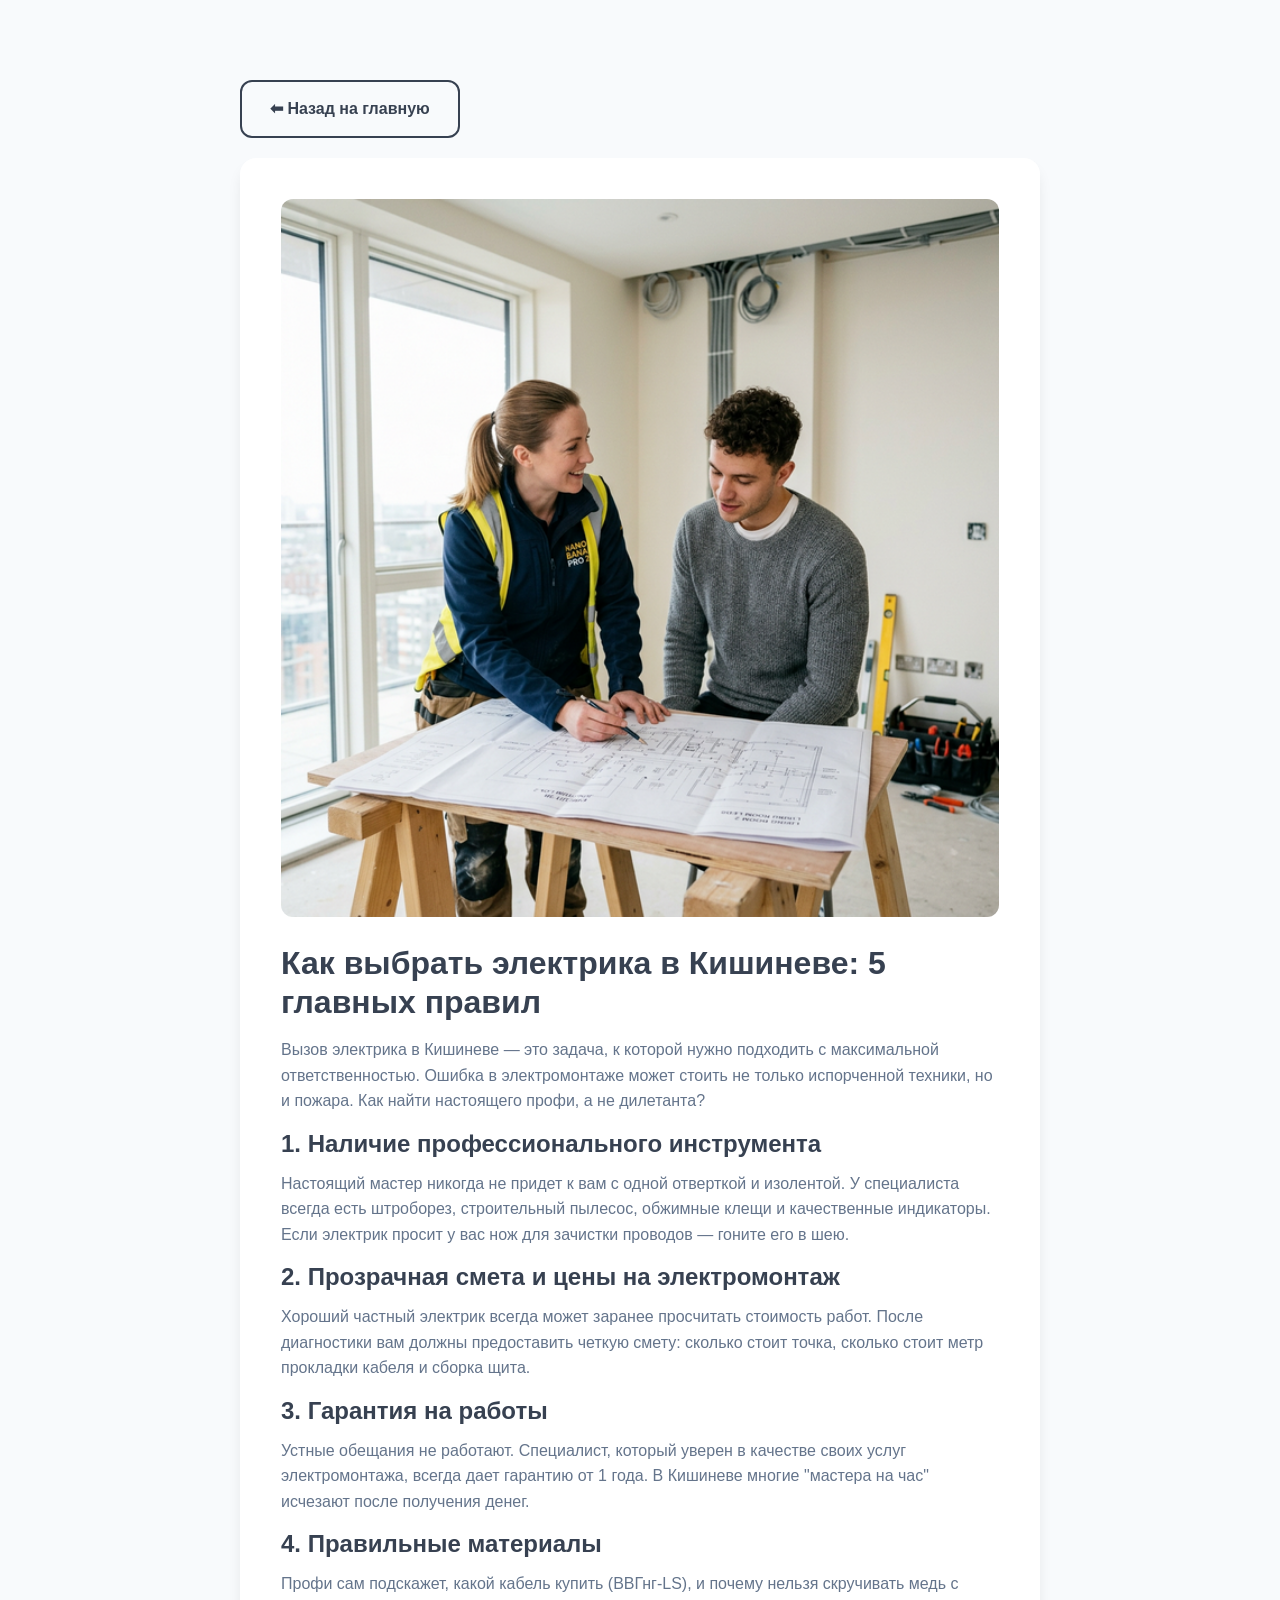
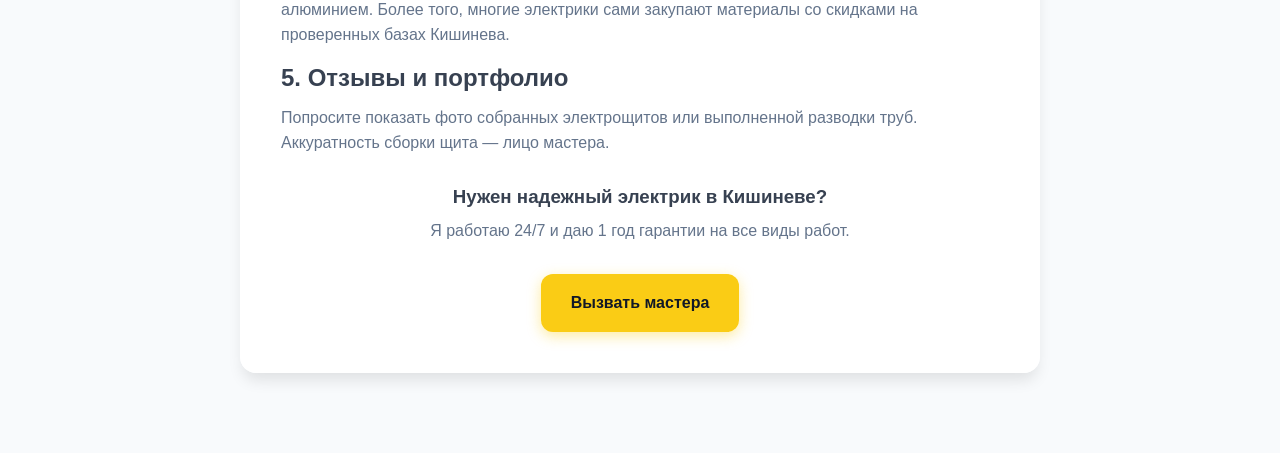
<file: articles/article-1.html>
﻿<!DOCTYPE html>
<html lang='ru'>
<head>
    <meta charset='UTF-8'>
    <meta name='viewport' content='width=device-width, initial-scale=1.0'>
    <meta name='description' content='Как правильно выбрать электрика в Кишиневе? Советы по поиску надежного частного мастера для электромонтажных работ. На что обратить внимание при вызове.'>
    <title>Как выбрать электрика в Кишиневе | Советы эксперта</title>
    <link rel='stylesheet' href='../style.css'>
</head>
<body class='bg-light'>
    <div class='container section-padding container-narrow'>
        <a href='../index.html' class='btn btn-outline' style='margin-bottom: 20px;'>⬅ Назад на главную</a>
        <div class='glass-panel'>
            <img src='../images/article-1.png' alt='Электрик и клиент' style='width:100%; border-radius:12px; margin-bottom: 20px;'>
            <h1>Как выбрать электрика в Кишиневе: 5 главных правил</h1>
            <p>Вызов электрика в Кишиневе — это задача, к которой нужно подходить с максимальной ответственностью. Ошибка в электромонтаже может стоить не только испорченной техники, но и пожара. Как найти настоящего профи, а не дилетанта?</p>
            
            <h2>1. Наличие профессионального инструмента</h2>
            <p>Настоящий мастер никогда не придет к вам с одной отверткой и изолентой. У специалиста всегда есть штроборез, строительный пылесос, обжимные клещи и качественные индикаторы. Если электрик просит у вас нож для зачистки проводов — гоните его в шею.</p>

            <h2>2. Прозрачная смета и цены на электромонтаж</h2>
            <p>Хороший частный электрик всегда может заранее просчитать стоимость работ. После диагностики вам должны предоставить четкую смету: сколько стоит точка, сколько стоит метр прокладки кабеля и сборка щита.</p>

            <h2>3. Гарантия на работы</h2>
            <p>Устные обещания не работают. Специалист, который уверен в качестве своих услуг электромонтажа, всегда дает гарантию от 1 года. В Кишиневе многие "мастера на час" исчезают после получения денег.</p>

            <h2>4. Правильные материалы</h2>
            <p>Профи сам подскажет, какой кабель купить (ВВГнг-LS), и почему нельзя скручивать медь с алюминием. Более того, многие электрики сами закупают материалы со скидками на проверенных базах Кишинева.</p>

            <h2>5. Отзывы и портфолио</h2>
            <p>Попросите показать фото собранных электрощитов или выполненной разводки труб. Аккуратность сборки щита — лицо мастера.</p>

            <div class='mt-30 text-center'>
                <h3>Нужен надежный электрик в Кишиневе?</h3>
                <p>Я работаю 24/7 и даю 1 год гарантии на все виды работ.</p>
                <a href='../index.html#contact' class='btn btn-primary mt-15'>Вызвать мастера</a>
            </div>
        </div>
    </div>
</body>
</html>
</file>
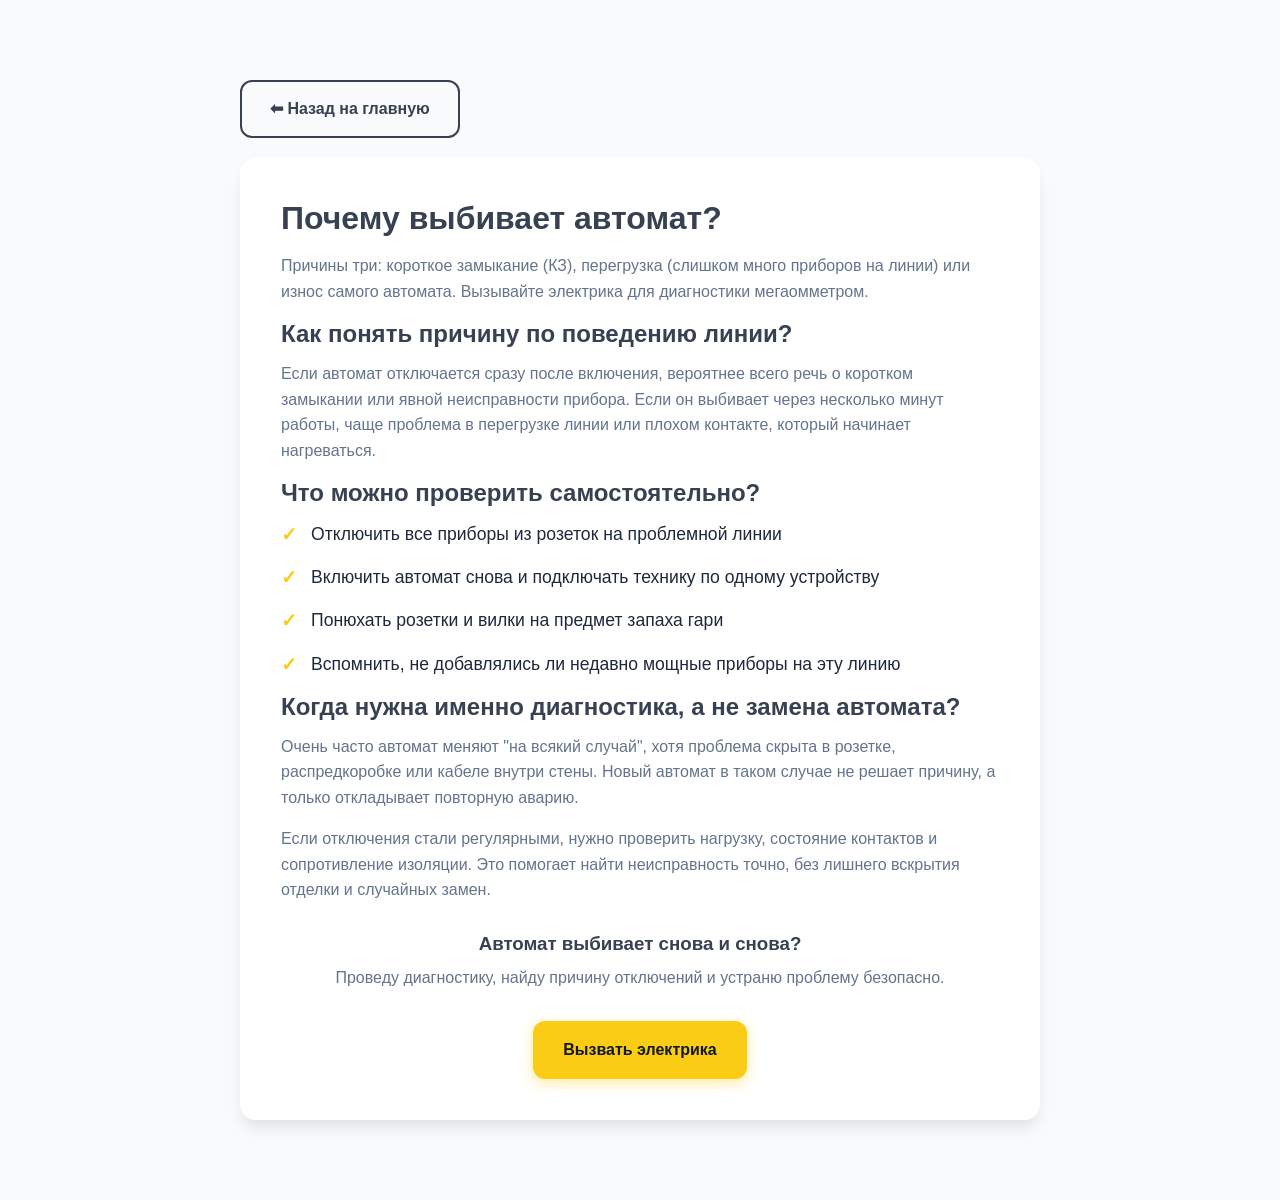
<file: articles/article-10.html>
﻿<!DOCTYPE html>
<html lang='ru'>
<head>
    <meta charset='UTF-8'>
    <meta name='viewport' content='width=device-width, initial-scale=1.0'>
    <meta name='description' content='Почему выбивает автомат в квартире или доме: короткое замыкание, перегрузка, неисправная техника или проблемы в щите. Как понять причину и что делать.'>
    <title>Почему выбивает автомат? | Электрик Кишинев</title>
    <link rel='stylesheet' href='../style.css'>
</head>
<body class='bg-light'>
    <div class='container section-padding container-narrow'>
        <a href='../index.html' class='btn btn-outline' style='margin-bottom: 20px;'>⬅ Назад на главную</a>
        <div class='glass-panel'>
            <h1>Почему выбивает автомат?</h1>
            <p>Причины три: короткое замыкание (КЗ), перегрузка (слишком много приборов на линии) или износ самого автомата. Вызывайте электрика для диагностики мегаомметром.</p>

            <h2>Как понять причину по поведению линии?</h2>
            <p>Если автомат отключается сразу после включения, вероятнее всего речь о коротком замыкании или явной неисправности прибора. Если он выбивает через несколько минут работы, чаще проблема в перегрузке линии или плохом контакте, который начинает нагреваться.</p>

            <h2>Что можно проверить самостоятельно?</h2>
            <ul class='check-list'>
                <li>Отключить все приборы из розеток на проблемной линии</li>
                <li>Включить автомат снова и подключать технику по одному устройству</li>
                <li>Понюхать розетки и вилки на предмет запаха гари</li>
                <li>Вспомнить, не добавлялись ли недавно мощные приборы на эту линию</li>
            </ul>

            <h2>Когда нужна именно диагностика, а не замена автомата?</h2>
            <p>Очень часто автомат меняют "на всякий случай", хотя проблема скрыта в розетке, распредкоробке или кабеле внутри стены. Новый автомат в таком случае не решает причину, а только откладывает повторную аварию.</p>
            <p>Если отключения стали регулярными, нужно проверить нагрузку, состояние контактов и сопротивление изоляции. Это помогает найти неисправность точно, без лишнего вскрытия отделки и случайных замен.</p>

            <div class='mt-30 text-center'>
                <h3>Автомат выбивает снова и снова?</h3>
                <p>Проведу диагностику, найду причину отключений и устраню проблему безопасно.</p>
                <a href='../index.html#contact' class='btn btn-primary mt-15'>Вызвать электрика</a>
            </div>
        </div>
    </div>
</body>
</html>
</file>
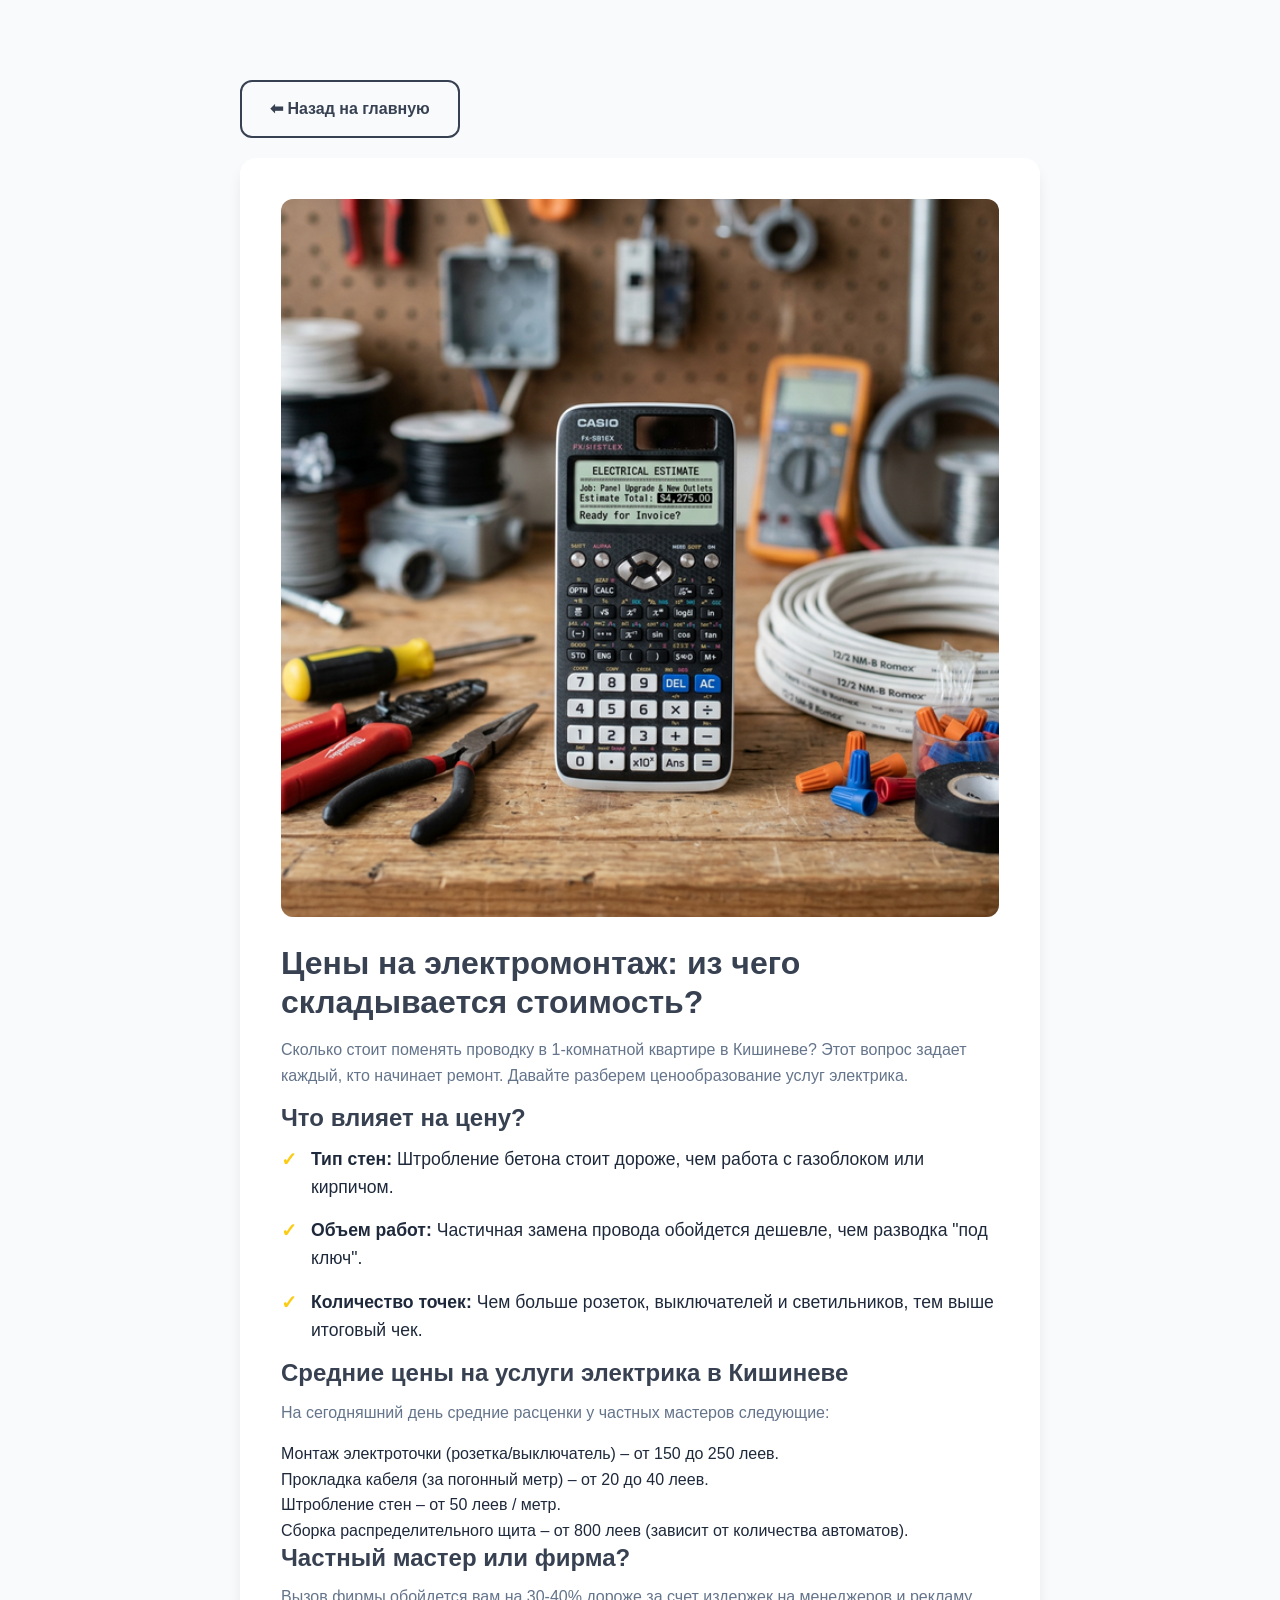
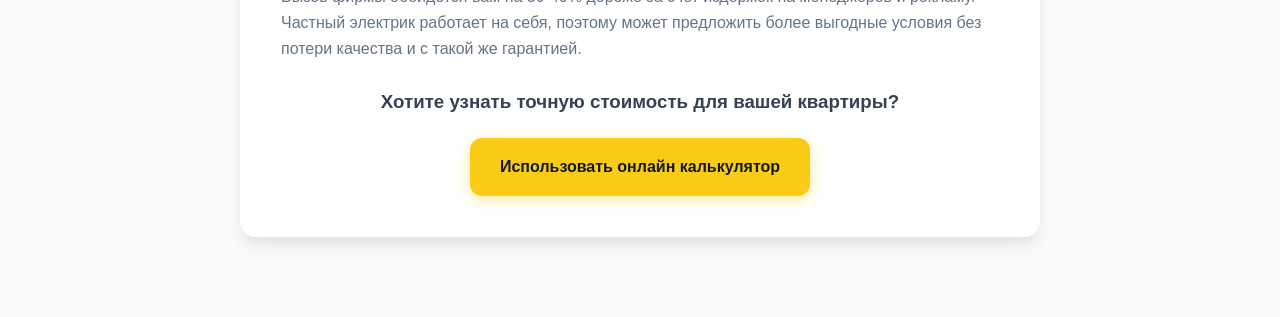
<file: articles/article-2.html>
﻿<!DOCTYPE html>
<html lang='ru'>
<head>
    <meta charset='UTF-8'>
    <meta name='viewport' content='width=device-width, initial-scale=1.0'>
    <meta name='description' content='Актуальные цены на услуги электрика и электромонтаж в Кишиневе. Прайс-лист на замену проводки, розеток и сборку щитов.'>
    <title>Цены на электромонтаж в Кишиневе 2026</title>
    <link rel='stylesheet' href='../style.css'>
</head>
<body class='bg-light'>
    <div class='container section-padding container-narrow'>
        <a href='../index.html' class='btn btn-outline' style='margin-bottom: 20px;'>⬅ Назад на главную</a>
        <div class='glass-panel'>
            <img src='../images/article-2.png' alt='Калькулятор и смета на услуги электрика' style='width:100%; border-radius:12px; margin-bottom: 20px;'>
            <h1>Цены на электромонтаж: из чего складывается стоимость?</h1>
            <p>Сколько стоит поменять проводку в 1-комнатной квартире в Кишиневе? Этот вопрос задает каждый, кто начинает ремонт. Давайте разберем ценообразование услуг электрика.</p>
            
            <h2>Что влияет на цену?</h2>
            <ul class='check-list'>
                <li><b>Тип стен:</b> Штробление бетона стоит дороже, чем работа с газоблоком или кирпичом.</li>
                <li><b>Объем работ:</b> Частичная замена провода обойдется дешевле, чем разводка "под ключ".</li>
                <li><b>Количество точек:</b> Чем больше розеток, выключателей и светильников, тем выше итоговый чек.</li>
            </ul>

            <h2>Средние цены на услуги электрика в Кишиневе</h2>
            <p>На сегодняшний день средние расценки у частных мастеров следующие:</p>
            <ul>
                <li>Монтаж электроточки (розетка/выключатель) – от 150 до 250 леев.</li>
                <li>Прокладка кабеля (за погонный метр) – от 20 до 40 леев.</li>
                <li>Штробление стен – от 50 леев / метр.</li>
                <li>Сборка распределительного щита – от 800 леев (зависит от количества автоматов).</li>
            </ul>

            <h2>Частный мастер или фирма?</h2>
            <p>Вызов фирмы обойдется вам на 30-40% дороже за счет издержек на менеджеров и рекламу. Частный электрик работает на себя, поэтому может предложить более выгодные условия без потери качества и с такой же гарантией.</p>

            <div class='mt-30 text-center'>
                <h3>Хотите узнать точную стоимость для вашей квартиры?</h3>
                <a href='../index.html#quiz' class='btn btn-primary mt-15'>Использовать онлайн калькулятор</a>
            </div>
        </div>
    </div>
</body>
</html>
</file>
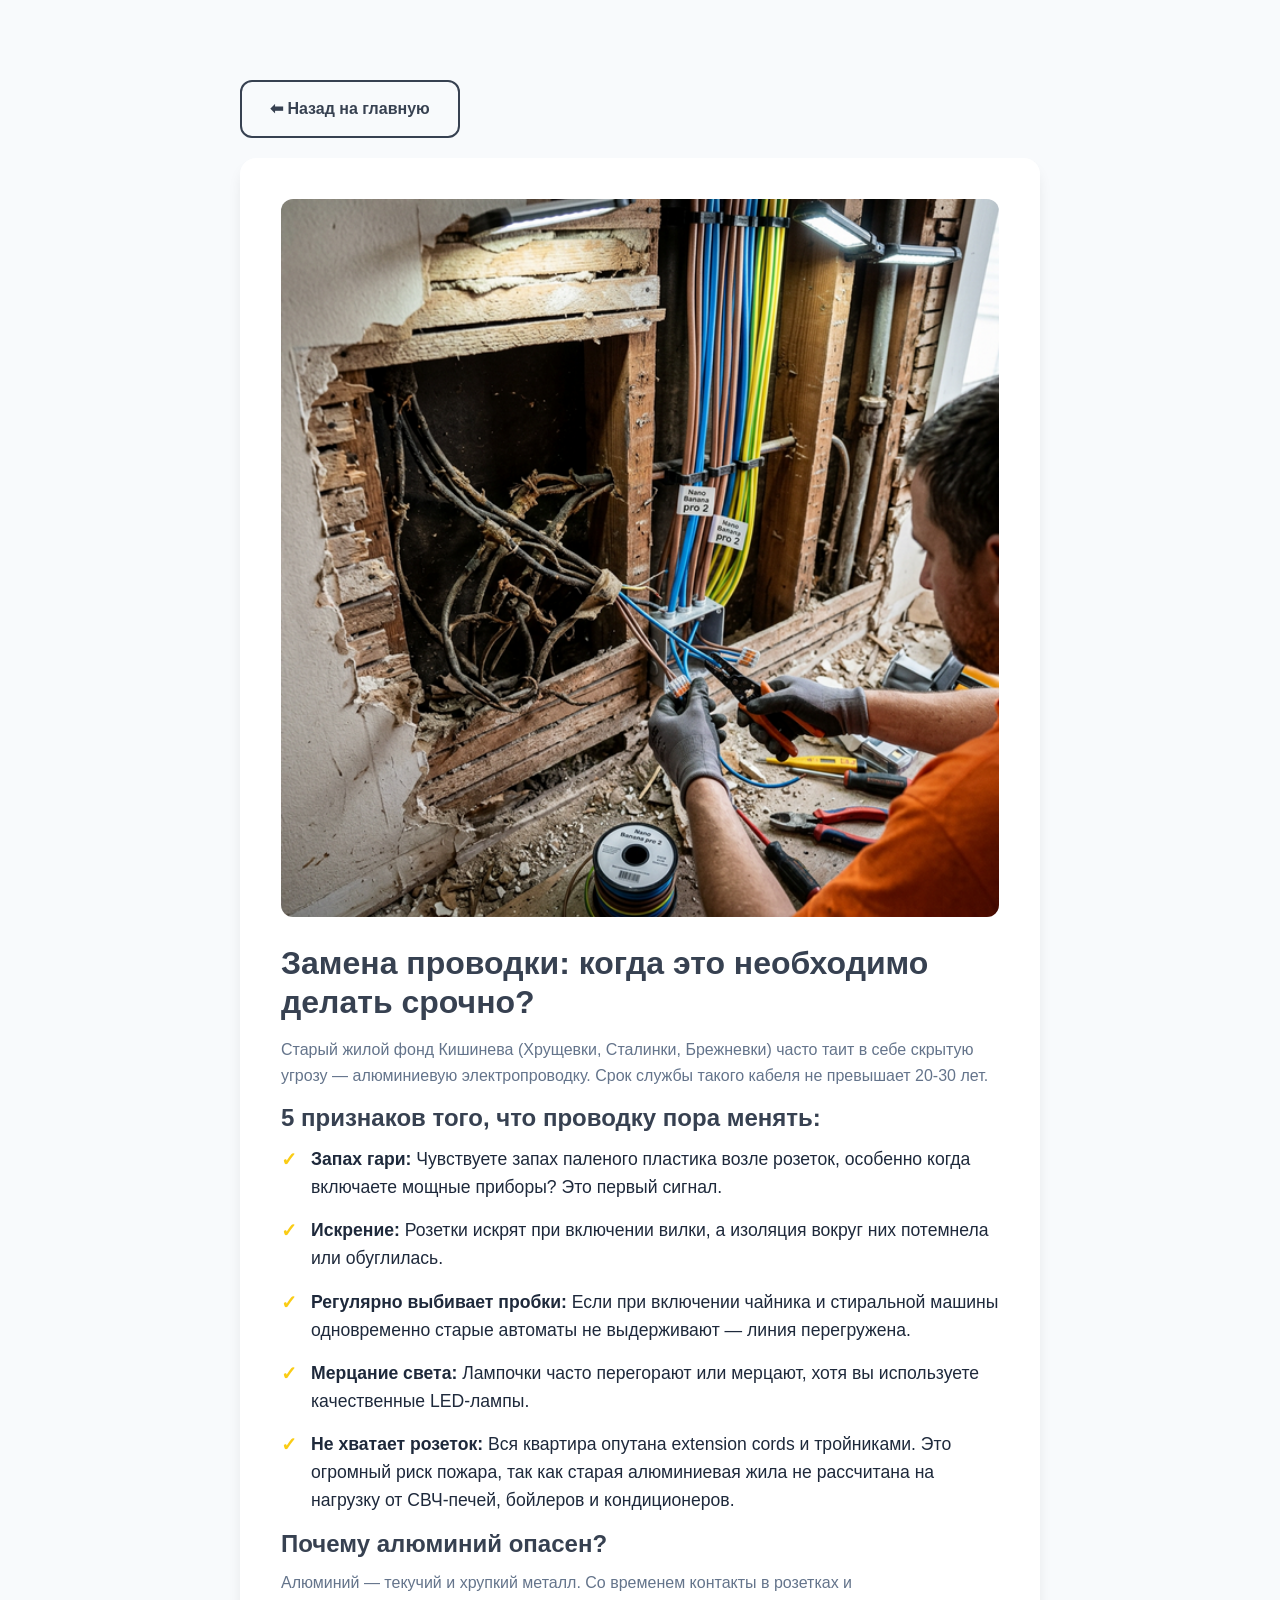
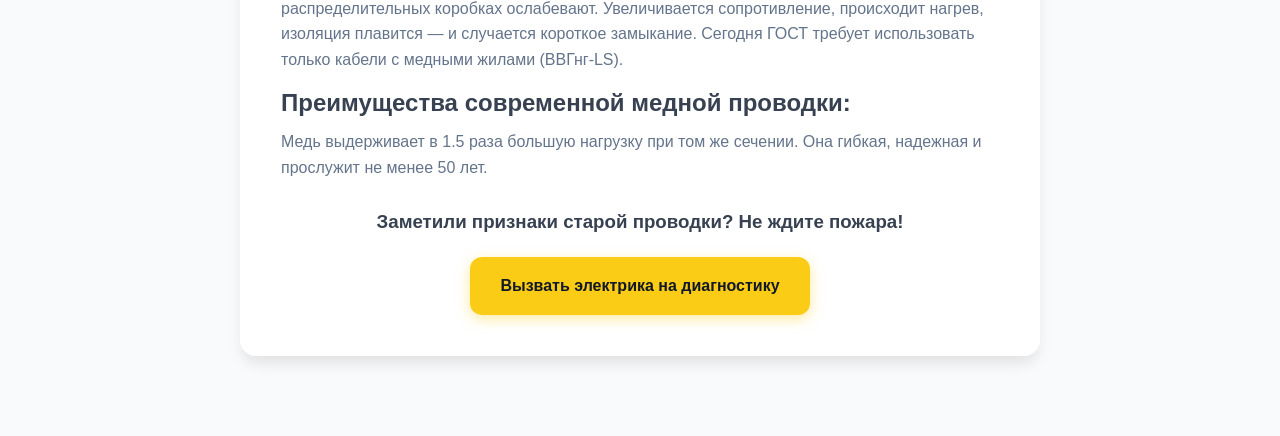
<file: articles/article-3.html>
﻿<!DOCTYPE html>
<html lang='ru'>
<head>
    <meta charset='UTF-8'>
    <meta name='viewport' content='width=device-width, initial-scale=1.0'>
    <meta name='description' content='Симптомы того, что старая алюминиевая проводка требует срочной замены. Узнайте, почему алюминий опасен и какие преимущества дает медь.'>
    <title>Замена проводки: когда это необходимо? | Электрик Кишинев</title>
    <link rel='stylesheet' href='../style.css'>
</head>
<body class='bg-light'>
    <div class='container section-padding container-narrow'>
        <a href='../index.html' class='btn btn-outline' style='margin-bottom: 20px;'>⬅ Назад на главную</a>
        <div class='glass-panel'>
            <img src='../images/article-3.png' alt='Старая и новая проводка' style='width:100%; border-radius:12px; margin-bottom: 20px;'>
            <h1>Замена проводки: когда это необходимо делать срочно?</h1>
            <p>Старый жилой фонд Кишинева (Хрущевки, Сталинки, Брежневки) часто таит в себе скрытую угрозу — алюминиевую электропроводку. Срок службы такого кабеля не превышает 20-30 лет.</p>
            
            <h2>5 признаков того, что проводку пора менять:</h2>
            <ul class='check-list'>
                <li><b>Запах гари:</b> Чувствуете запах паленого пластика возле розеток, особенно когда включаете мощные приборы? Это первый сигнал.</li>
                <li><b>Искрение:</b> Розетки искрят при включении вилки, а изоляция вокруг них потемнела или обуглилась.</li>
                <li><b>Регулярно выбивает пробки:</b> Если при включении чайника и стиральной машины одновременно старые автоматы не выдерживают — линия перегружена.</li>
                <li><b>Мерцание света:</b> Лампочки часто перегорают или мерцают, хотя вы используете качественные LED-лампы.</li>
                <li><b>Не хватает розеток:</b> Вся квартира опутана extension cords и тройниками. Это огромный риск пожара, так как старая алюминиевая жила не рассчитана на нагрузку от СВЧ-печей, бойлеров и кондиционеров.</li>
            </ul>

            <h2>Почему алюминий опасен?</h2>
            <p>Алюминий — текучий и хрупкий металл. Со временем контакты в розетках и распределительных коробках ослабевают. Увеличивается сопротивление, происходит нагрев, изоляция плавится — и случается короткое замыкание. Сегодня ГОСТ требует использовать только кабели с медными жилами (ВВГнг-LS).</p>

            <h2>Преимущества современной медной проводки:</h2>
            <p>Медь выдерживает в 1.5 раза большую нагрузку при том же сечении. Она гибкая, надежная и прослужит не менее 50 лет.</p>

            <div class='mt-30 text-center'>
                <h3>Заметили признаки старой проводки? Не ждите пожара!</h3>
                <a href='../index.html#contact' class='btn btn-primary mt-15'>Вызвать электрика на диагностику</a>
            </div>
        </div>
    </div>
</body>
</html>
</file>
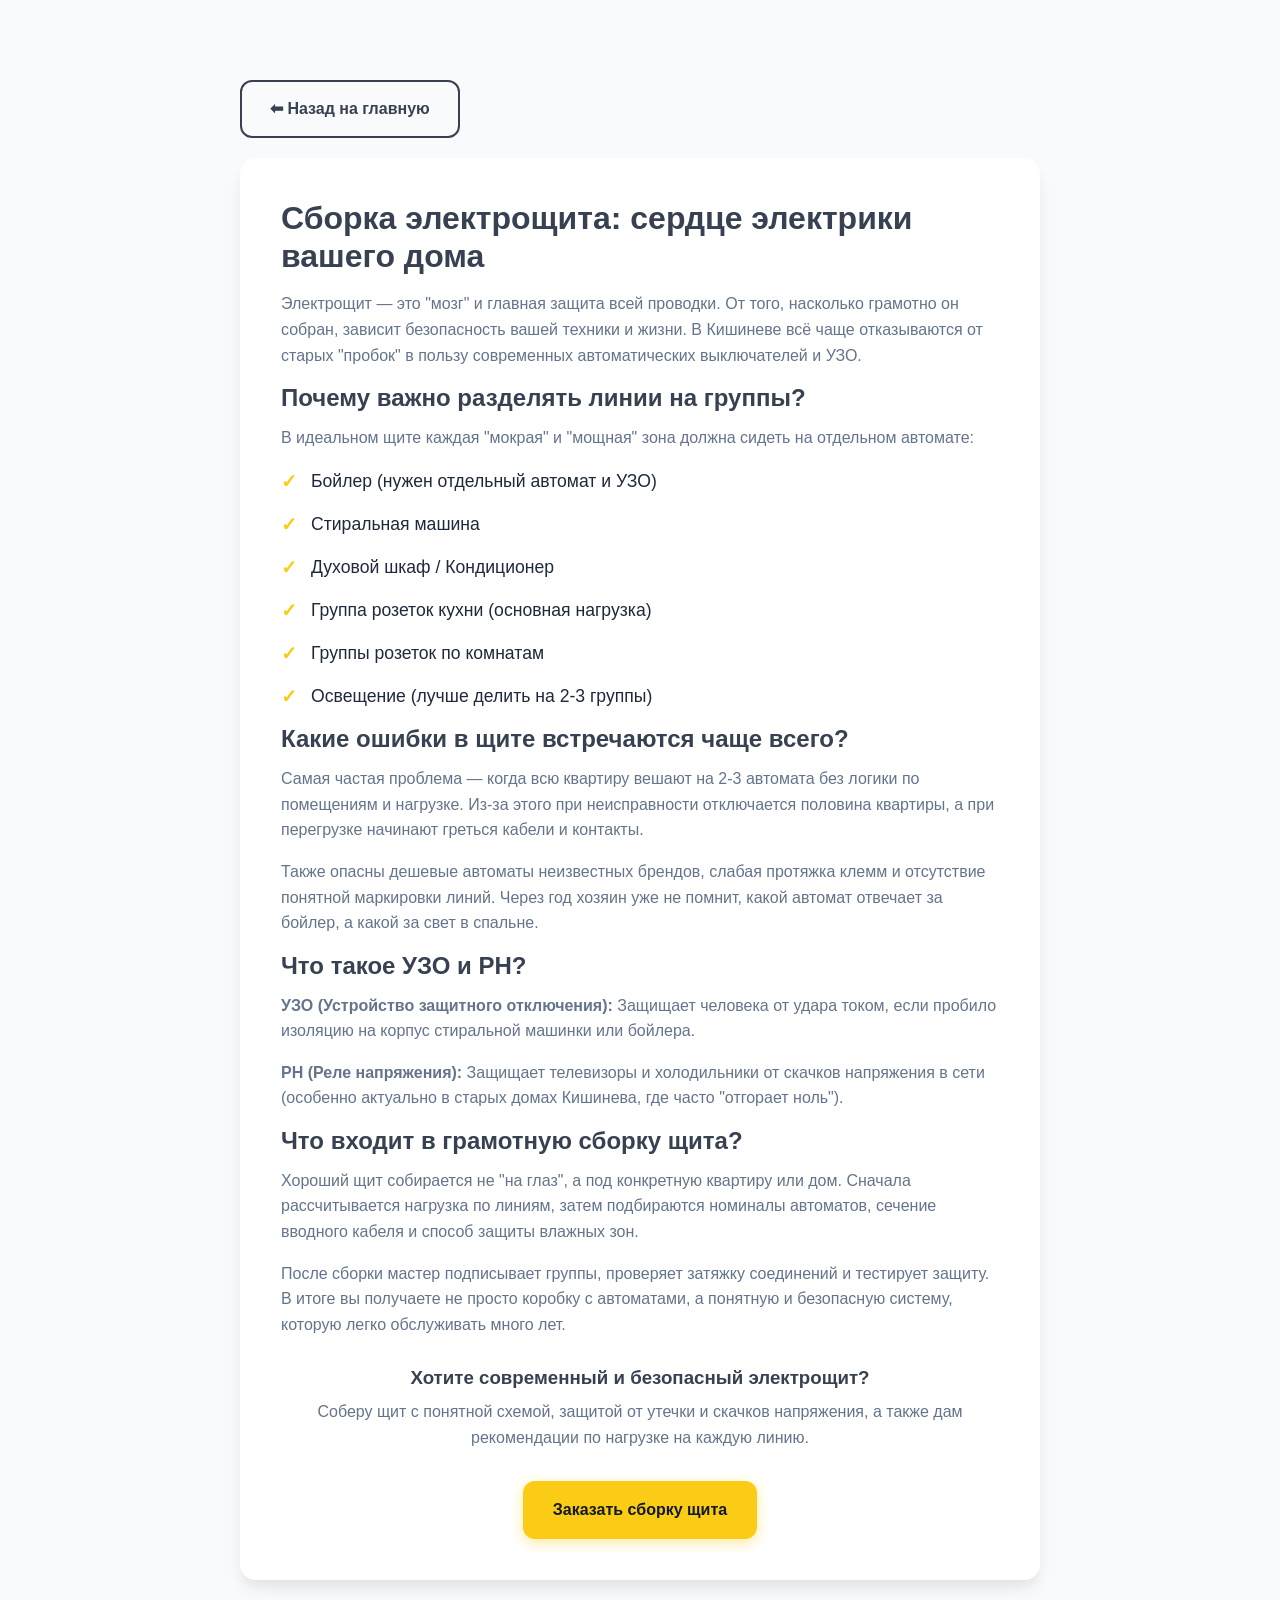
<file: articles/article-4.html>
﻿<!DOCTYPE html>
<html lang='ru'>
<head>
    <meta charset='UTF-8'>
    <meta name='viewport' content='width=device-width, initial-scale=1.0'>
    <meta name='description' content='Сборка электрощита в Кишиневе: почему автоматы важны и как правильно распределить группы. Советы профессионального электрика.'>
    <title>Сборка электрощита: правила безопасности и выбор автоматов</title>
    <link rel='stylesheet' href='../style.css'>
</head>
<body class='bg-light'>
    <div class='container section-padding container-narrow'>
        <a href='../index.html' class='btn btn-outline' style='margin-bottom: 20px;'>⬅ Назад на главную</a>
        <div class='glass-panel'>
            <h1>Сборка электрощита: сердце электрики вашего дома</h1>
            <p>Электрощит — это "мозг" и главная защита всей проводки. От того, насколько грамотно он собран, зависит безопасность вашей техники и жизни. В Кишиневе всё чаще отказываются от старых "пробок" в пользу современных автоматических выключателей и УЗО.</p>
            
            <h2>Почему важно разделять линии на группы?</h2>
            <p>В идеальном щите каждая "мокрая" и "мощная" зона должна сидеть на отдельном автомате:</p>
            <ul class='check-list'>
                <li>Бойлер (нужен отдельный автомат и УЗО)</li>
                <li>Стиральная машина</li>
                <li>Духовой шкаф / Кондиционер</li>
                <li>Группа розеток кухни (основная нагрузка)</li>
                <li>Группы розеток по комнатам</li>
                <li>Освещение (лучше делить на 2-3 группы)</li>
            </ul>

            <h2>Какие ошибки в щите встречаются чаще всего?</h2>
            <p>Самая частая проблема — когда всю квартиру вешают на 2-3 автомата без логики по помещениям и нагрузке. Из-за этого при неисправности отключается половина квартиры, а при перегрузке начинают греться кабели и контакты.</p>
            <p>Также опасны дешевые автоматы неизвестных брендов, слабая протяжка клемм и отсутствие понятной маркировки линий. Через год хозяин уже не помнит, какой автомат отвечает за бойлер, а какой за свет в спальне.</p>

            <h2>Что такое УЗО и РН?</h2>
            <p><b>УЗО (Устройство защитного отключения):</b> Защищает человека от удара током, если пробило изоляцию на корпус стиральной машинки или бойлера.</p>
            <p><b>РН (Реле напряжения):</b> Защищает телевизоры и холодильники от скачков напряжения в сети (особенно актуально в старых домах Кишинева, где часто "отгорает ноль").</p>

            <h2>Что входит в грамотную сборку щита?</h2>
            <p>Хороший щит собирается не "на глаз", а под конкретную квартиру или дом. Сначала рассчитывается нагрузка по линиям, затем подбираются номиналы автоматов, сечение вводного кабеля и способ защиты влажных зон.</p>
            <p>После сборки мастер подписывает группы, проверяет затяжку соединений и тестирует защиту. В итоге вы получаете не просто коробку с автоматами, а понятную и безопасную систему, которую легко обслуживать много лет.</p>

            <div class='mt-30 text-center'>
                <h3>Хотите современный и безопасный электрощит?</h3>
                <p>Соберу щит с понятной схемой, защитой от утечки и скачков напряжения, а также дам рекомендации по нагрузке на каждую линию.</p>
                <a href='../index.html#contact' class='btn btn-primary mt-15'>Заказать сборку щита</a>
            </div>
        </div>
    </div>
</body>
</html>
</file>
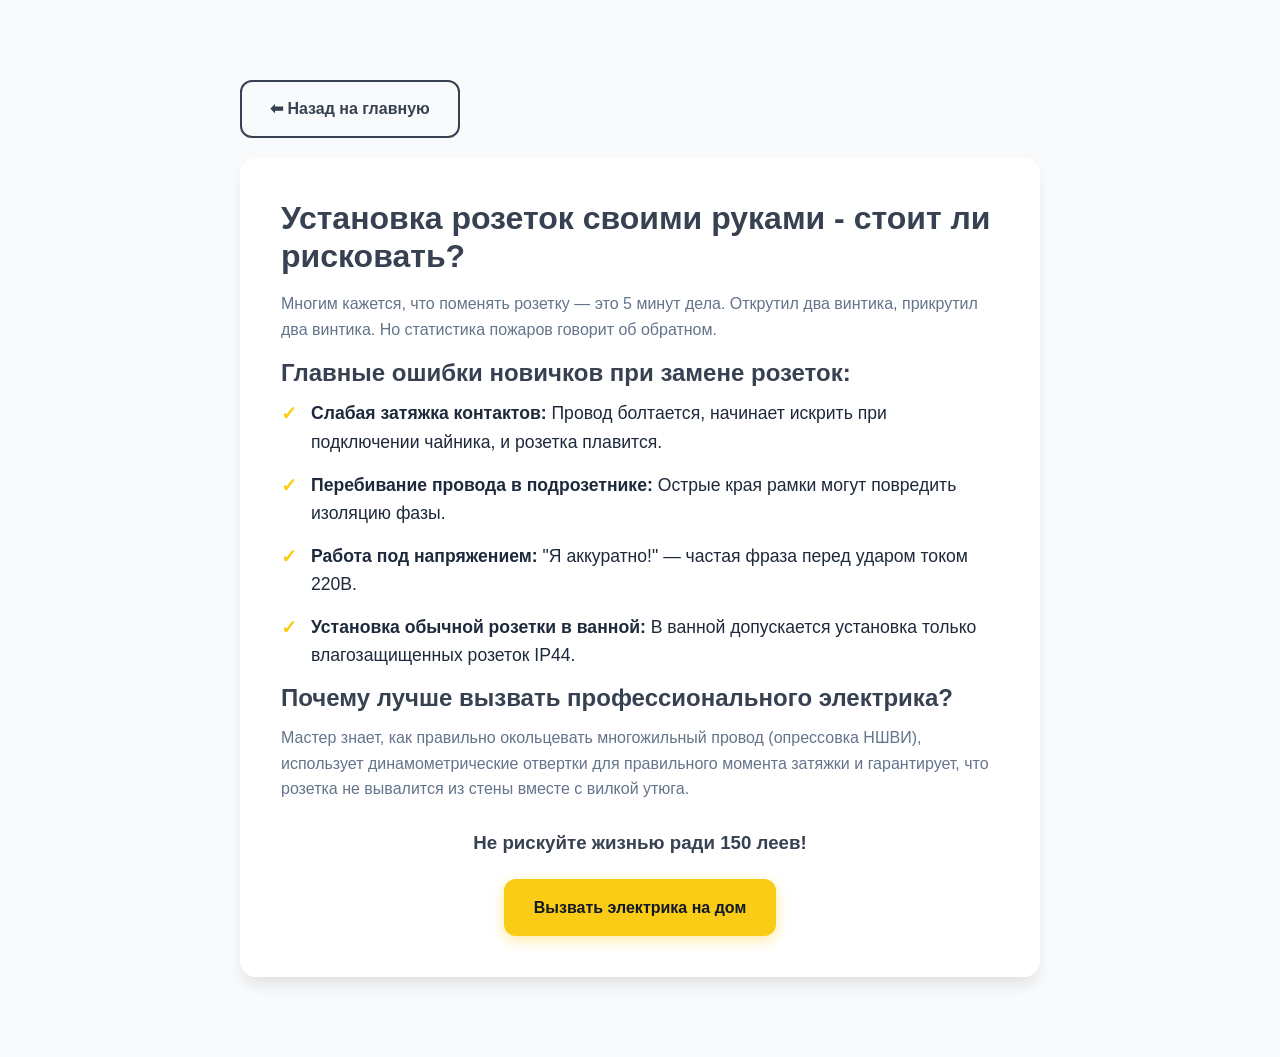
<file: articles/article-5.html>
﻿<!DOCTYPE html>
<html lang='ru'>
<head>
    <meta charset='UTF-8'>
    <meta name='viewport' content='width=device-width, initial-scale=1.0'>
    <meta name='description' content='Стоит ли устанавливать розетки своими руками? Риски самостоятельного электромонтажа и почему лучше вызвать электрика.'>
    <title>Установка розеток своими руками - стоит ли? | Электрик Кишинев</title>
    <link rel='stylesheet' href='../style.css'>
</head>
<body class='bg-light'>
    <div class='container section-padding container-narrow'>
        <a href='../index.html' class='btn btn-outline' style='margin-bottom: 20px;'>⬅ Назад на главную</a>
        <div class='glass-panel'>
            <h1>Установка розеток своими руками - стоит ли рисковать?</h1>
            <p>Многим кажется, что поменять розетку — это 5 минут дела. Открутил два винтика, прикрутил два винтика. Но статистика пожаров говорит об обратном.</p>
            
            <h2>Главные ошибки новичков при замене розеток:</h2>
            <ul class='check-list'>
                <li><b>Слабая затяжка контактов:</b> Провод болтается, начинает искрить при подключении чайника, и розетка плавится.</li>
                <li><b>Перебивание провода в подрозетнике:</b> Острые края рамки могут повредить изоляцию фазы.</li>
                <li><b>Работа под напряжением:</b> "Я аккуратно!" — частая фраза перед ударом током 220В.</li>
                <li><b>Установка обычной розетки в ванной:</b> В ванной допускается установка только влагозащищенных розеток IP44.</li>
            </ul>

            <h2>Почему лучше вызвать профессионального электрика?</h2>
            <p>Мастер знает, как правильно окольцевать многожильный провод (опрессовка НШВИ), использует динамометрические отвертки для правильного момента затяжки и гарантирует, что розетка не вывалится из стены вместе с вилкой утюга.</p>

            <div class='mt-30 text-center'>
                <h3>Не рискуйте жизнью ради 150 леев!</h3>
                <a href='../index.html#contact' class='btn btn-primary mt-15'>Вызвать электрика на дом</a>
            </div>
        </div>
    </div>
</body>
</html>
</file>
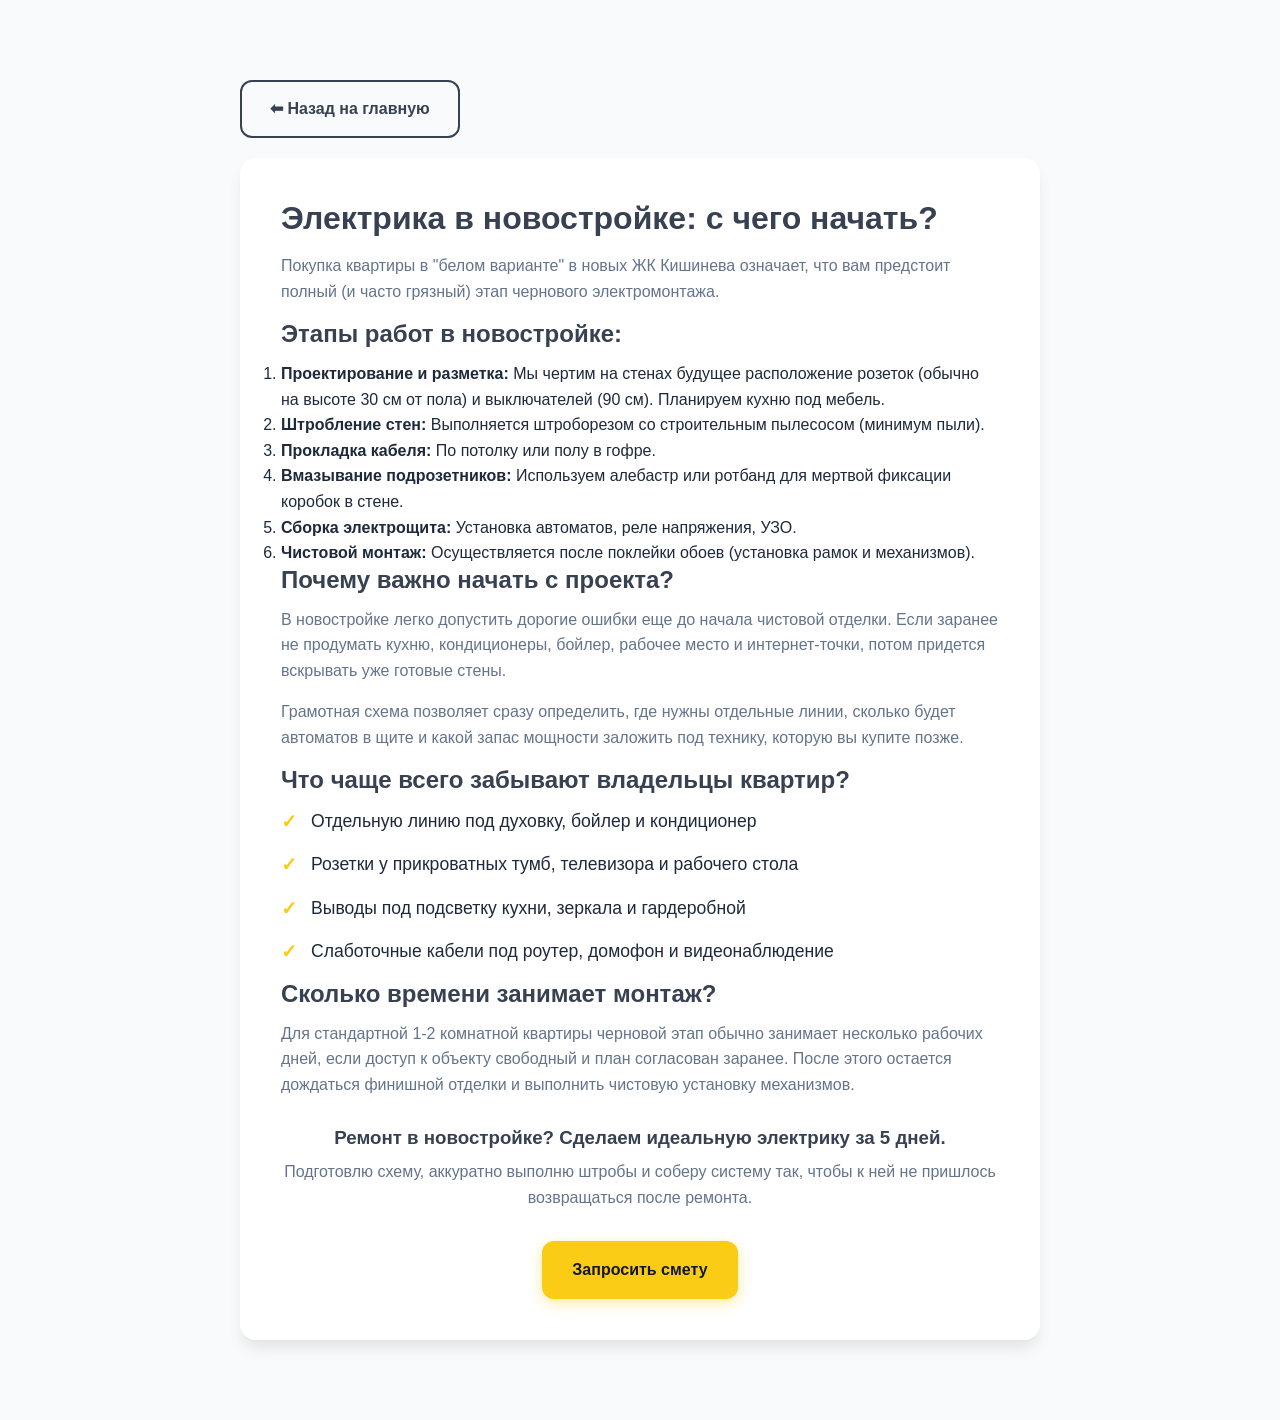
<file: articles/article-6.html>
﻿<!DOCTYPE html>
<html lang='ru'>
<head>
    <meta charset='UTF-8'>
    <meta name='viewport' content='width=device-width, initial-scale=1.0'>
    <meta name='description' content='Черновой электромонтаж в новостройке под ключ в Кишиневе. Этапы работ, штробление и прокладка кабеля. Советы от профи.'>
    <title>Электрика в новостройке под ключ (Кишинев)</title>
    <link rel='stylesheet' href='../style.css'>
</head>
<body class='bg-light'>
    <div class='container section-padding container-narrow'>
        <a href='../index.html' class='btn btn-outline' style='margin-bottom: 20px;'>⬅ Назад на главную</a>
        <div class='glass-panel'>
            <h1>Электрика в новостройке: с чего начать?</h1>
            <p>Покупка квартиры в "белом варианте" в новых ЖК Кишинева означает, что вам предстоит полный (и часто грязный) этап чернового электромонтажа.</p>
            
            <h2>Этапы работ в новостройке:</h2>
            <ol>
                <li><b>Проектирование и разметка:</b> Мы чертим на стенах будущее расположение розеток (обычно на высоте 30 см от пола) и выключателей (90 см). Планируем кухню под мебель.</li>
                <li><b>Штробление стен:</b> Выполняется штроборезом со строительным пылесосом (минимум пыли).</li>
                <li><b>Прокладка кабеля:</b> По потолку или полу в гофре.</li>
                <li><b>Вмазывание подрозетников:</b> Используем алебастр или ротбанд для мертвой фиксации коробок в стене.</li>
                <li><b>Сборка электрощита:</b> Установка автоматов, реле напряжения, УЗО.</li>
                <li><b>Чистовой монтаж:</b> Осуществляется после поклейки обоев (установка рамок и механизмов).</li>
            </ol>

            <h2>Почему важно начать с проекта?</h2>
            <p>В новостройке легко допустить дорогие ошибки еще до начала чистовой отделки. Если заранее не продумать кухню, кондиционеры, бойлер, рабочее место и интернет-точки, потом придется вскрывать уже готовые стены.</p>
            <p>Грамотная схема позволяет сразу определить, где нужны отдельные линии, сколько будет автоматов в щите и какой запас мощности заложить под технику, которую вы купите позже.</p>

            <h2>Что чаще всего забывают владельцы квартир?</h2>
            <ul class='check-list'>
                <li>Отдельную линию под духовку, бойлер и кондиционер</li>
                <li>Розетки у прикроватных тумб, телевизора и рабочего стола</li>
                <li>Выводы под подсветку кухни, зеркала и гардеробной</li>
                <li>Слаботочные кабели под роутер, домофон и видеонаблюдение</li>
            </ul>

            <h2>Сколько времени занимает монтаж?</h2>
            <p>Для стандартной 1-2 комнатной квартиры черновой этап обычно занимает несколько рабочих дней, если доступ к объекту свободный и план согласован заранее. После этого остается дождаться финишной отделки и выполнить чистовую установку механизмов.</p>

            <div class='mt-30 text-center'>
                <h3>Ремонт в новостройке? Сделаем идеальную электрику за 5 дней.</h3>
                <p>Подготовлю схему, аккуратно выполню штробы и соберу систему так, чтобы к ней не пришлось возвращаться после ремонта.</p>
                <a href='../index.html#contact' class='btn btn-primary mt-15'>Запросить смету</a>
            </div>
        </div>
    </div>
</body>
</html>
</file>
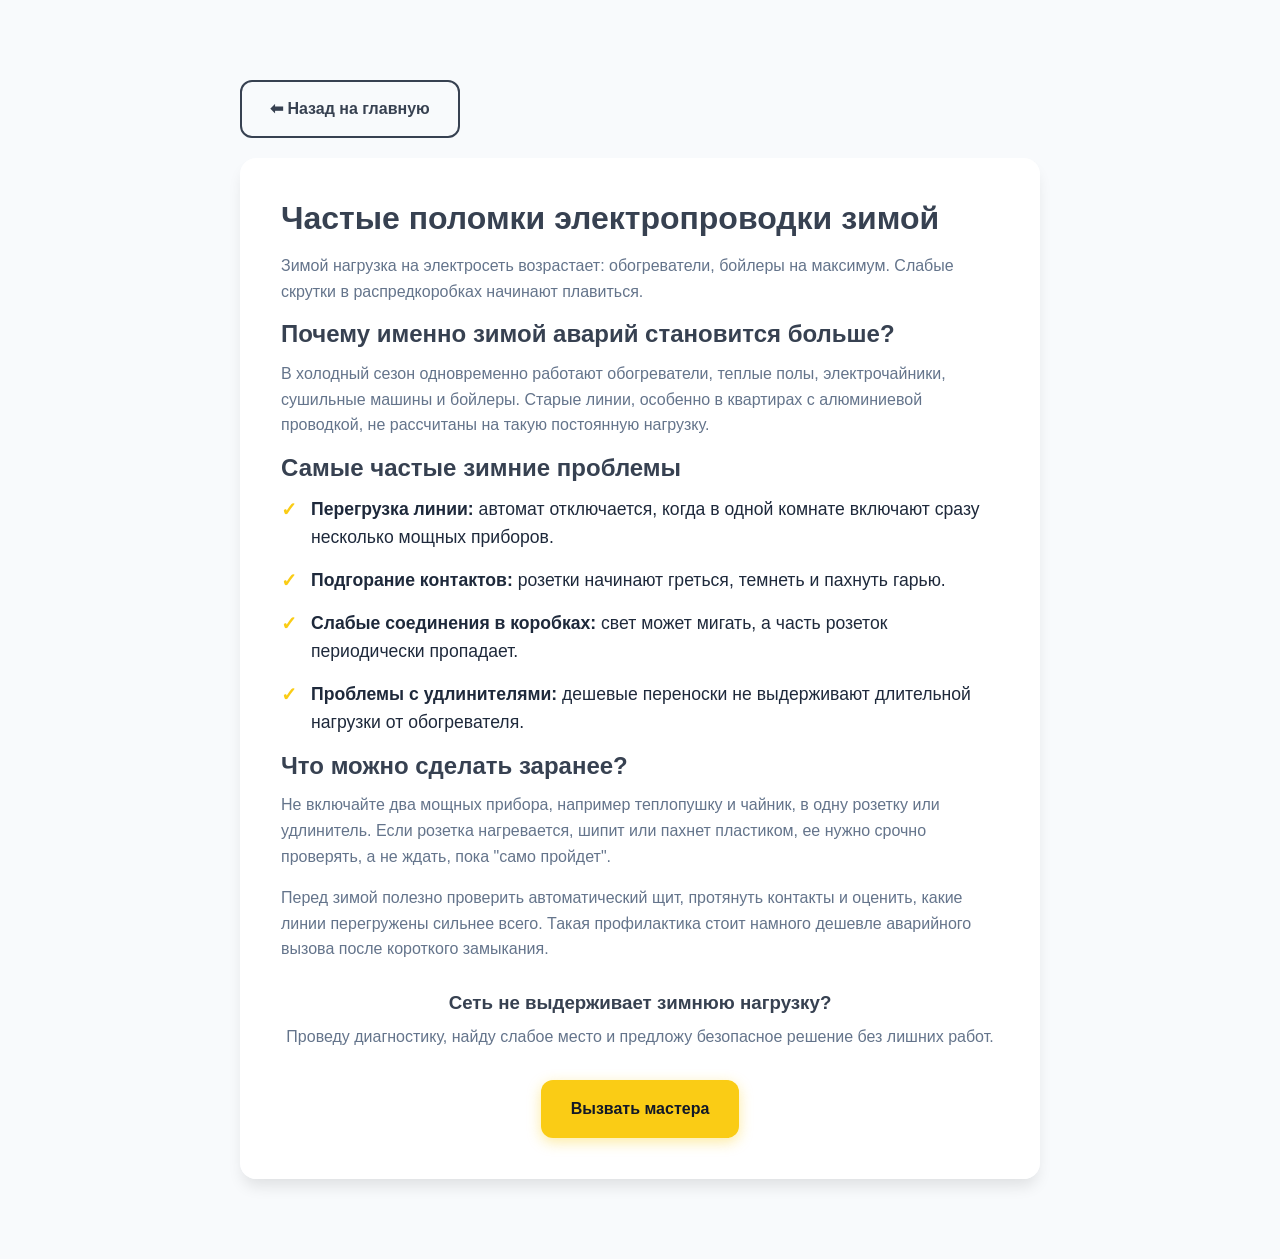
<file: articles/article-7.html>
﻿<!DOCTYPE html>
<html lang='ru'>
<head>
    <meta charset='UTF-8'>
    <meta name='viewport' content='width=device-width, initial-scale=1.0'>
    <meta name='description' content='Частые зимние поломки электропроводки в квартире и доме: перегрузка, слабые контакты, выбивание автоматов. Как предотвратить аварию и когда вызывать электрика.'>
    <title>Частые поломки электропроводки зимой | Электрик Кишинев</title>
    <link rel='stylesheet' href='../style.css'>
</head>
<body class='bg-light'>
    <div class='container section-padding container-narrow'>
        <a href='../index.html' class='btn btn-outline' style='margin-bottom: 20px;'>⬅ Назад на главную</a>
        <div class='glass-panel'>
            <h1>Частые поломки электропроводки зимой</h1>
            <p>Зимой нагрузка на электросеть возрастает: обогреватели, бойлеры на максимум. Слабые скрутки в распредкоробках начинают плавиться.</p>

            <h2>Почему именно зимой аварий становится больше?</h2>
            <p>В холодный сезон одновременно работают обогреватели, теплые полы, электрочайники, сушильные машины и бойлеры. Старые линии, особенно в квартирах с алюминиевой проводкой, не рассчитаны на такую постоянную нагрузку.</p>

            <h2>Самые частые зимние проблемы</h2>
            <ul class='check-list'>
                <li><b>Перегрузка линии:</b> автомат отключается, когда в одной комнате включают сразу несколько мощных приборов.</li>
                <li><b>Подгорание контактов:</b> розетки начинают греться, темнеть и пахнуть гарью.</li>
                <li><b>Слабые соединения в коробках:</b> свет может мигать, а часть розеток периодически пропадает.</li>
                <li><b>Проблемы с удлинителями:</b> дешевые переноски не выдерживают длительной нагрузки от обогревателя.</li>
            </ul>

            <h2>Что можно сделать заранее?</h2>
            <p>Не включайте два мощных прибора, например теплопушку и чайник, в одну розетку или удлинитель. Если розетка нагревается, шипит или пахнет пластиком, ее нужно срочно проверять, а не ждать, пока "само пройдет".</p>
            <p>Перед зимой полезно проверить автоматический щит, протянуть контакты и оценить, какие линии перегружены сильнее всего. Такая профилактика стоит намного дешевле аварийного вызова после короткого замыкания.</p>

            <div class='mt-30 text-center'>
                <h3>Сеть не выдерживает зимнюю нагрузку?</h3>
                <p>Проведу диагностику, найду слабое место и предложу безопасное решение без лишних работ.</p>
                <a href='../index.html#contact' class='btn btn-primary mt-15'>Вызвать мастера</a>
            </div>
        </div>
    </div>
</body>
</html>
</file>
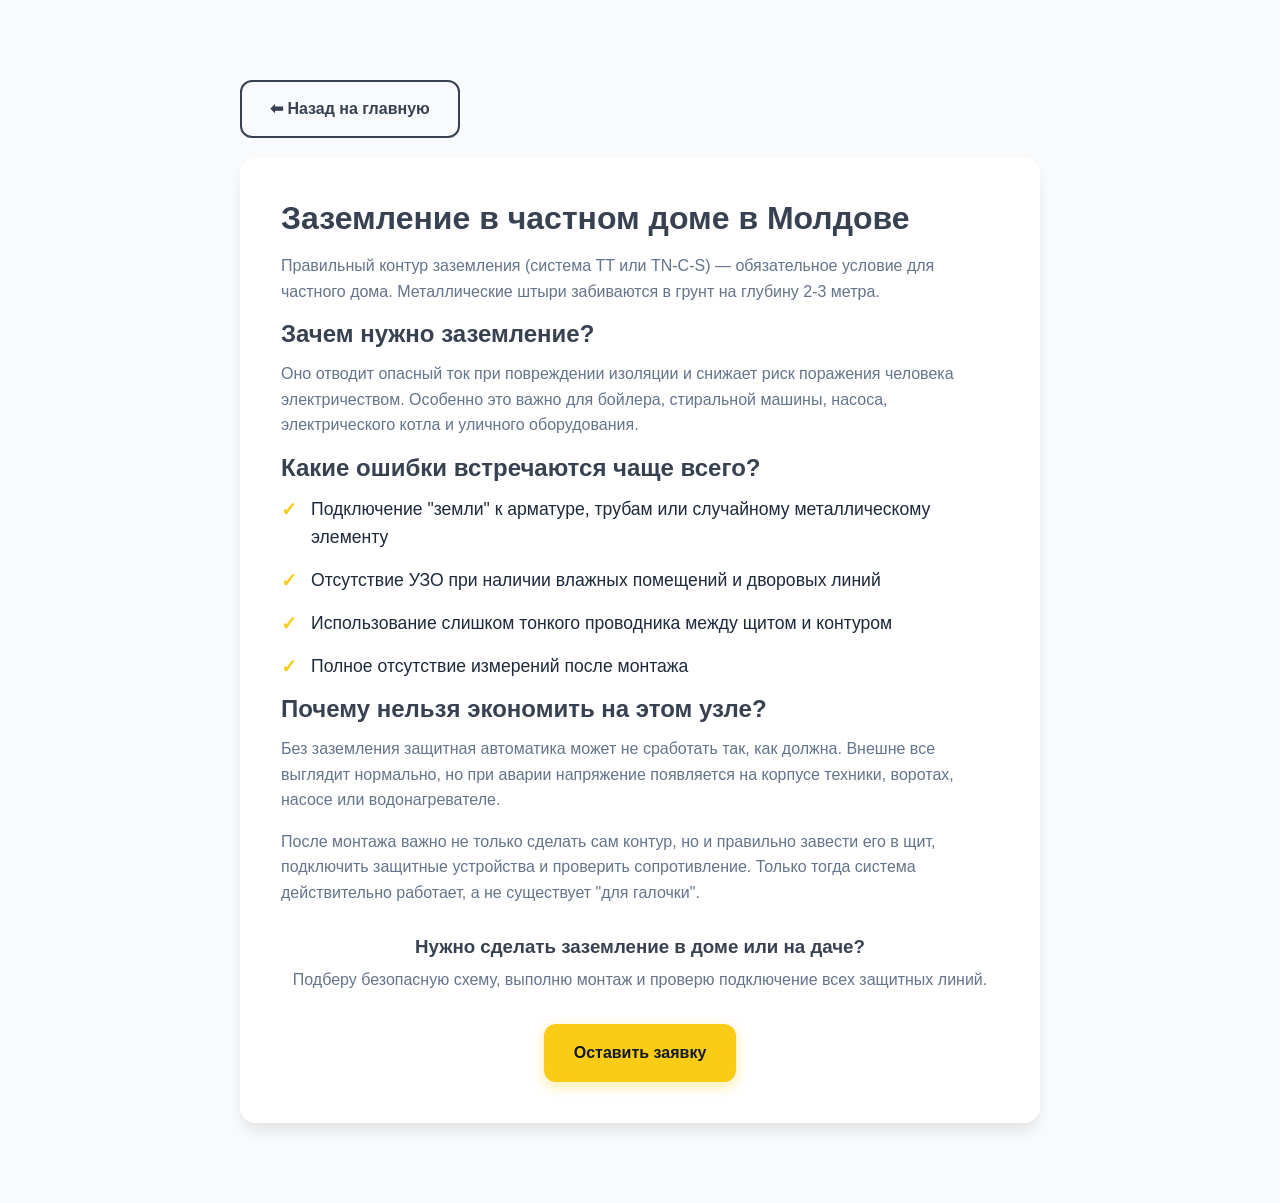
<file: articles/article-8.html>
﻿<!DOCTYPE html>
<html lang='ru'>
<head>
    <meta charset='UTF-8'>
    <meta name='viewport' content='width=device-width, initial-scale=1.0'>
    <meta name='description' content='Заземление в частном доме в Молдове: зачем оно нужно, какие системы применяются и почему без него опасно подключать бойлер, котел и бытовую технику.'>
    <title>Заземление в частном доме в Молдове | Электрик Кишинев</title>
    <link rel='stylesheet' href='../style.css'>
</head>
<body class='bg-light'>
    <div class='container section-padding container-narrow'>
        <a href='../index.html' class='btn btn-outline' style='margin-bottom: 20px;'>⬅ Назад на главную</a>
        <div class='glass-panel'>
            <h1>Заземление в частном доме в Молдове</h1>
            <p>Правильный контур заземления (система TT или TN-C-S) — обязательное условие для частного дома. Металлические штыри забиваются в грунт на глубину 2-3 метра.</p>

            <h2>Зачем нужно заземление?</h2>
            <p>Оно отводит опасный ток при повреждении изоляции и снижает риск поражения человека электричеством. Особенно это важно для бойлера, стиральной машины, насоса, электрического котла и уличного оборудования.</p>

            <h2>Какие ошибки встречаются чаще всего?</h2>
            <ul class='check-list'>
                <li>Подключение "земли" к арматуре, трубам или случайному металлическому элементу</li>
                <li>Отсутствие УЗО при наличии влажных помещений и дворовых линий</li>
                <li>Использование слишком тонкого проводника между щитом и контуром</li>
                <li>Полное отсутствие измерений после монтажа</li>
            </ul>

            <h2>Почему нельзя экономить на этом узле?</h2>
            <p>Без заземления защитная автоматика может не сработать так, как должна. Внешне все выглядит нормально, но при аварии напряжение появляется на корпусе техники, воротах, насосе или водонагревателе.</p>
            <p>После монтажа важно не только сделать сам контур, но и правильно завести его в щит, подключить защитные устройства и проверить сопротивление. Только тогда система действительно работает, а не существует "для галочки".</p>

            <div class='mt-30 text-center'>
                <h3>Нужно сделать заземление в доме или на даче?</h3>
                <p>Подберу безопасную схему, выполню монтаж и проверю подключение всех защитных линий.</p>
                <a href='../index.html#contact' class='btn btn-primary mt-15'>Оставить заявку</a>
            </div>
        </div>
    </div>
</body>
</html>
</file>
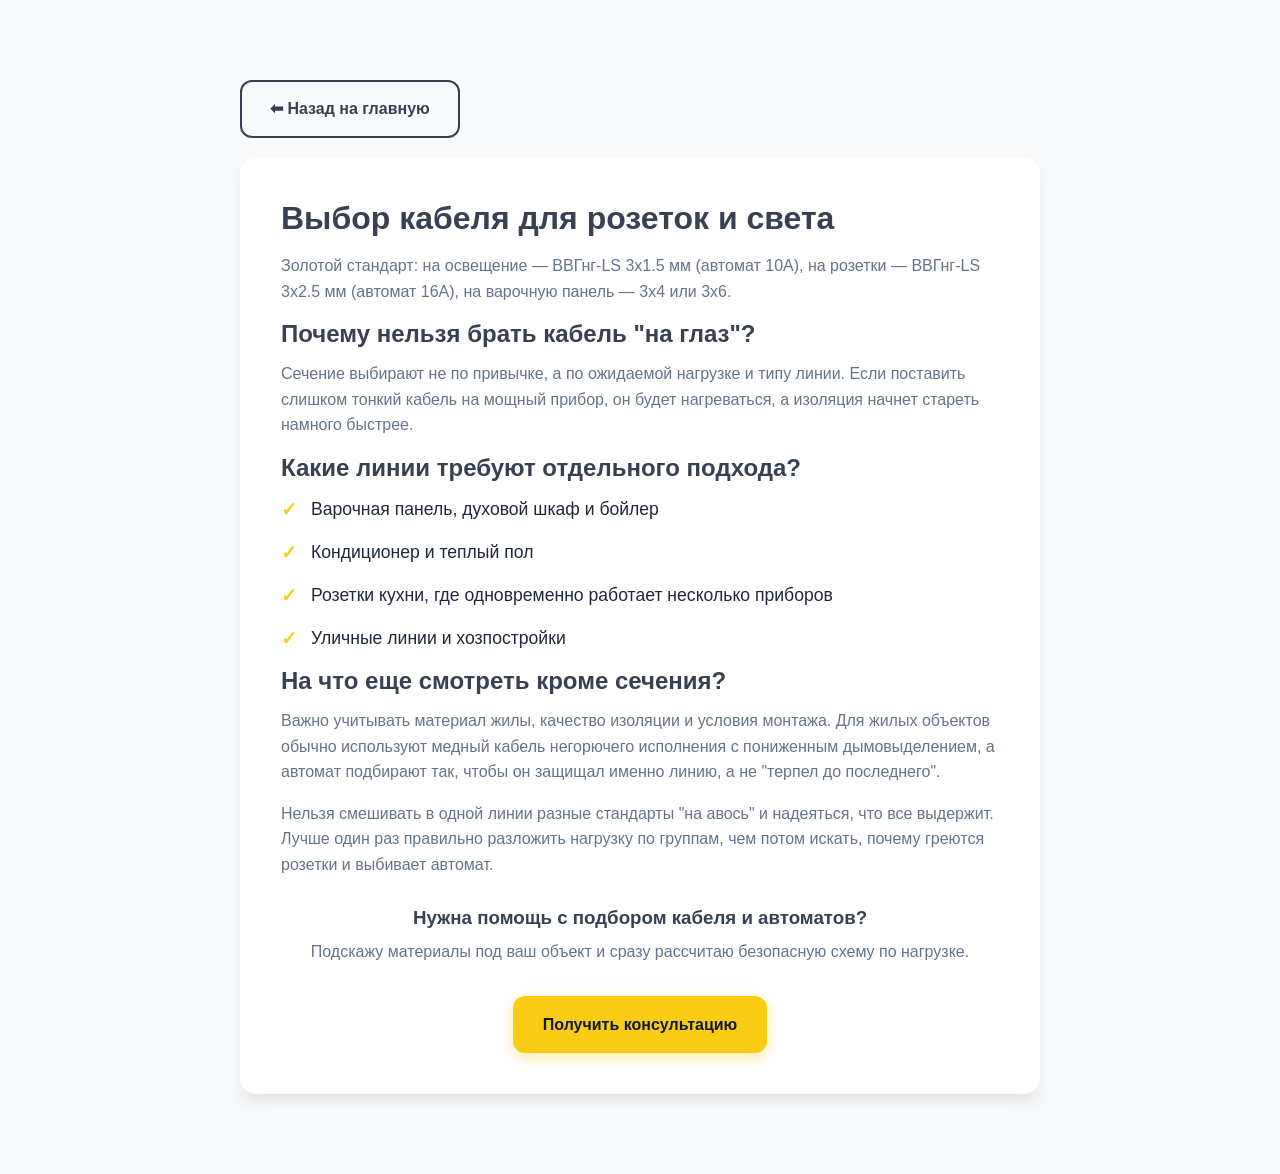
<file: articles/article-9.html>
﻿<!DOCTYPE html>
<html lang='ru'>
<head>
    <meta charset='UTF-8'>
    <meta name='viewport' content='width=device-width, initial-scale=1.0'>
    <meta name='description' content='Как выбрать кабель для розеток, освещения и мощной техники. Простое объяснение по сечениям, автоматам и частым ошибкам при электромонтаже.'>
    <title>Выбор кабеля для розеток и света | Электрик Кишинев</title>
    <link rel='stylesheet' href='../style.css'>
</head>
<body class='bg-light'>
    <div class='container section-padding container-narrow'>
        <a href='../index.html' class='btn btn-outline' style='margin-bottom: 20px;'>⬅ Назад на главную</a>
        <div class='glass-panel'>
            <h1>Выбор кабеля для розеток и света</h1>
            <p>Золотой стандарт: на освещение — ВВГнг-LS 3x1.5 мм (автомат 10А), на розетки — ВВГнг-LS 3x2.5 мм (автомат 16А), на варочную панель — 3x4 или 3x6.</p>

            <h2>Почему нельзя брать кабель "на глаз"?</h2>
            <p>Сечение выбирают не по привычке, а по ожидаемой нагрузке и типу линии. Если поставить слишком тонкий кабель на мощный прибор, он будет нагреваться, а изоляция начнет стареть намного быстрее.</p>

            <h2>Какие линии требуют отдельного подхода?</h2>
            <ul class='check-list'>
                <li>Варочная панель, духовой шкаф и бойлер</li>
                <li>Кондиционер и теплый пол</li>
                <li>Розетки кухни, где одновременно работает несколько приборов</li>
                <li>Уличные линии и хозпостройки</li>
            </ul>

            <h2>На что еще смотреть кроме сечения?</h2>
            <p>Важно учитывать материал жилы, качество изоляции и условия монтажа. Для жилых объектов обычно используют медный кабель негорючего исполнения с пониженным дымовыделением, а автомат подбирают так, чтобы он защищал именно линию, а не "терпел до последнего".</p>
            <p>Нельзя смешивать в одной линии разные стандарты "на авось" и надеяться, что все выдержит. Лучше один раз правильно разложить нагрузку по группам, чем потом искать, почему греются розетки и выбивает автомат.</p>

            <div class='mt-30 text-center'>
                <h3>Нужна помощь с подбором кабеля и автоматов?</h3>
                <p>Подскажу материалы под ваш объект и сразу рассчитаю безопасную схему по нагрузке.</p>
                <a href='../index.html#contact' class='btn btn-primary mt-15'>Получить консультацию</a>
            </div>
        </div>
    </div>
</body>
</html>
</file>
<file: style.css>
:root {
  --primary: #374151;
  /* Dark Gray */
  --primary-light: #4B5563;
  --accent: #FACC15;
  /* Electric Yellow */
  --accent-hover: #EAB308;
  --bg-light: #F8FAFC;
  --bg-white: #FFFFFF;
  --text-dark: #1E293B;
  --text-muted: #64748B;
  --bg-dark: #1F2937;
  --bg-darker: #111827;
  --glass-bg: rgba(255, 255, 255, 0.9);
  --glass-border: rgba(255, 255, 255, 0.2);
  --shadow-sm: 0 1px 3px rgba(0, 0, 0, 0.1);
  --shadow-md: 0 4px 6px -1px rgba(0, 0, 0, 0.1);
  --shadow-lg: 0 10px 15px -3px rgba(0, 0, 0, 0.1);
  --radius: 12px;
  --transition: all 0.3s ease;

  --font-heading: 'Montserrat', sans-serif;
  --font-body: 'Inter', sans-serif;
}

* {
  margin: 0;
  padding: 0;
  box-sizing: border-box;
}

html {
  scroll-behavior: smooth;
  font-size: 16px;
}

body {
  font-family: var(--font-body);
  color: var(--text-dark);
  background-color: var(--bg-light);
  line-height: 1.6;
}

/* Typography */
h1,
h2,
h3,
h4,
h5,
h6 {
  font-family: var(--font-heading);
  font-weight: 700;
  line-height: 1.2;
  margin-bottom: 0.5em;
  color: var(--primary);
}

p {
  margin-bottom: 1rem;
  color: var(--text-muted);
}

a {
  text-decoration: none;
  color: inherit;
  transition: var(--transition);
}

ul {
  list-style: none;
}

/* Layout & Utils */
.container {
  max-width: 1200px;
  margin: 0 auto;
  padding: 0 20px;
}

.container-narrow {
  max-width: 800px;
}

.section-padding {
  padding: 80px 0;
}

.text-center {
  text-align: center;
}

.mt-15 {
  margin-top: 15px;
}

.mt-30 {
  margin-top: 30px;
}

.w-100 {
  width: 100%;
}

.hidden {
  display: none !important;
}

.bg-light {
  background-color: var(--bg-light);
}

.bg-dark {
  background-color: var(--bg-dark);
  color: white;
}

.bg-dark h2,
.bg-dark h3,
.bg-dark h4 {
  color: white;
}

.bg-darker {
  background-color: var(--bg-darker);
}

.highlight-yellow {
  color: var(--accent);
}

/* Grids */
.grid-2 {
  display: grid;
  grid-template-columns: repeat(2, 1fr);
  gap: 30px;
}

.grid-3 {
  display: grid;
  grid-template-columns: repeat(auto-fit, minmax(300px, 1fr));
  gap: 30px;
}

.grid-4 {
  display: grid;
  grid-template-columns: repeat(auto-fit, minmax(250px, 1fr));
  gap: 30px;
}

.align-center {
  align-items: center;
}

/* Buttons */
.btn {
  display: inline-block;
  padding: 14px 28px;
  border-radius: var(--radius);
  font-weight: 600;
  cursor: pointer;
  border: 2px solid transparent;
  text-align: center;
  transition: var(--transition);
  font-family: var(--font-heading);
}

.btn-primary {
  background-color: var(--accent);
  color: var(--bg-darker);
  box-shadow: 0 4px 14px rgba(250, 204, 21, 0.4);
}

.btn-primary:hover {
  background-color: var(--accent-hover);
  color: var(--bg-darker);
  transform: translateY(-2px);
  box-shadow: 0 6px 20px rgba(250, 204, 21, 0.6);
}

.btn-secondary {
  background-color: var(--bg-light);
  color: var(--text-dark);
  border: 2px solid #E2E8F0;
}

.btn-secondary:hover {
  background-color: #E2E8F0;
}

.btn-outline {
  background-color: transparent;
  color: var(--primary);
  border-color: var(--primary);
}

.btn-outline:hover {
  background-color: var(--primary);
  color: white;
}

/* Glass Panel */
.glass-panel {
  background: var(--glass-bg);
  backdrop-filter: blur(10px);
  border: 1px solid var(--glass-border);
  border-radius: 16px;
  padding: 40px;
  box-shadow: var(--shadow-lg);
}

/* Navbar */
.navbar {
  position: fixed;
  top: 0;
  left: 0;
  right: 0;
  background: rgba(255, 255, 255, 0.95);
  backdrop-filter: blur(10px);
  z-index: 1000;
  box-shadow: var(--shadow-sm);
  padding: 15px 0;
}

.nav-wrapper {
  display: flex;
  justify-content: space-between;
  align-items: center;
}

.logo {
  font-family: var(--font-heading);
  font-weight: 800;
  font-size: 1.5rem;
  color: var(--primary);
  display: flex;
  align-items: center;
  gap: 10px;
}

.nav-right {
  display: flex;
  align-items: center;
  gap: 20px;
}

.phone-link {
  font-weight: 700;
  color: var(--text-dark);
  font-size: 1.1rem;
}

/* Language Toggle Switch */
.lang-switch {
  display: flex;
  align-items: center;
  gap: 8px;
  font-weight: 600;
  font-size: 0.9rem;
}

.lang-label {
  color: var(--text-muted);
  transition: 0.3s;
}

.lang-label.active {
  color: var(--primary);
  font-weight: 800;
}

.switch {
  position: relative;
  display: inline-block;
  width: 44px;
  height: 24px;
}

.switch input {
  opacity: 0;
  width: 0;
  height: 0;
}

.slider {
  position: absolute;
  cursor: pointer;
  top: 0;
  left: 0;
  right: 0;
  bottom: 0;
  background-color: var(--primary-light);
  transition: .4s;
}

.slider:before {
  position: absolute;
  content: "";
  height: 18px;
  width: 18px;
  left: 3px;
  bottom: 3px;
  background-color: white;
  transition: .4s;
}

input:checked+.slider {
  background-color: var(--accent);
}

input:checked+.slider:before {
  transform: translateX(20px);
}

.slider.round {
  border-radius: 34px;
}

.slider.round:before {
  border-radius: 50%;
}

/* Hero */
.hero {
  padding: 160px 0 80px;
  background: linear-gradient(135deg, #F3F4F6 0%, #E5E7EB 100%);
  position: relative;
  overflow: hidden;
}

.hero::before {
  content: '';
  position: absolute;
  right: -10%;
  top: 0;
  width: 50%;
  height: 100%;
  background: url('images/hero-bg.png') center/cover no-repeat;
  opacity: 0.15;
  z-index: 0;
}

.hero-grid {
  display: grid;
  grid-template-columns: 1fr 1fr;
  align-items: center;
  gap: 40px;
  position: relative;
  z-index: 1;
}

.hero-content {
  position: relative;
  z-index: 1;
  max-width: 650px;
}

.hero-image-wrapper {
  position: relative;
  z-index: 1;
}

.hero-image-wrapper img {
  width: 100%;
  max-width: 500px;
  border-radius: 20px;
  box-shadow: 0 20px 25px -5px rgba(0, 0, 0, 0.1);
  transform: rotate(3deg);
  transition: transform 0.3s;
  display: block;
  margin: 0 auto;
}

.hero-image-wrapper img:hover {
  transform: rotate(0deg) scale(1.02);
}

.hero h1 {
  font-size: 3.5rem;
  margin-bottom: 20px;
}

.hero-subtitle {
  font-size: 1.25rem;
  margin-bottom: 40px;
  color: var(--text-dark);
}

.badge {
  display: inline-block;
  background: rgba(30, 58, 138, 0.1);
  color: var(--primary);
  padding: 6px 14px;
  border-radius: 20px;
  font-size: 0.9rem;
  font-weight: 600;
  margin-bottom: 15px;
}

.hero-cta {
  display: flex;
  gap: 15px;
}

/* Cards & Grid Items */
.benefit-card {
  background: var(--bg-white);
  padding: 30px;
  border-radius: var(--radius);
  box-shadow: var(--shadow-sm);
  transition: var(--transition);
  border-top: 4px solid var(--accent);
}

.benefit-card:hover {
  transform: translateY(-5px);
  box-shadow: var(--shadow-md);
}

.benefit-card .icon {
  font-size: 2.5rem;
  margin-bottom: 15px;
}

.service-card {
  background: var(--bg-white);
  border-radius: var(--radius);
  overflow: hidden;
  box-shadow: var(--shadow-sm);
}

.service-card img {
  width: 100%;
  height: 200px;
  object-fit: cover;
}

.service-card h3,
.service-card p {
  padding: 0 20px;
}

.service-card h3 {
  margin-top: 20px;
}

.service-card p {
  margin-bottom: 20px;
}

/* Calculator / Quiz */
.quiz-header {
  margin-bottom: 30px;
}

.progress-bar {
  width: 100%;
  height: 8px;
  background: #E2E8F0;
  border-radius: 4px;
  margin-top: 15px;
  margin-bottom: 25px;
  overflow: hidden;
}

.progress {
  height: 100%;
  background: var(--accent);
  transition: width 0.3s ease;
}

.quiz-step h3 {
  margin-bottom: 25px;
  font-size: 1.5rem;
}

.quiz-options {
  display: flex;
  flex-direction: column;
  gap: 20px;
}

.quiz-radio {
  display: flex;
  align-items: center;
  padding: 18px 20px;
  border: 2px solid #E2E8F0;
  border-radius: 8px;
  cursor: pointer;
  transition: 0.2s;
}

.quiz-radio:hover {
  border-color: var(--primary-light);
  background: #F8FAFC;
}

.quiz-radio input {
  margin-right: 15px;
  transform: scale(1.3);
}

.quiz-input {
  width: 100%;
  padding: 18px;
  border: 2px solid #E2E8F0;
  border-radius: 8px;
  font-size: 1.1rem;
  font-family: var(--font-body);
  margin-bottom: 10px;
}

.quiz-footer {
  margin-top: 30px;
  display: flex;
  justify-content: space-between;
  align-items: center;
}

/* Forms */
.form-group {
  margin-bottom: 20px;
}

.form-label {
  display: inline-block;
  margin-bottom: 8px;
  color: var(--text-dark);
  font-family: var(--font-heading);
  font-size: 0.95rem;
  font-weight: 700;
  letter-spacing: 0.01em;
}

.form-control {
  width: 100%;
  padding: 14px;
  border: 1px solid #CBD5E1;
  border-radius: 8px;
  font-family: inherit;
  font-size: 1rem;
  color: var(--text-dark);
  background: rgba(255, 255, 255, 0.98);
  transition: 0.3s;
}

.form-control::placeholder {
  color: #475569;
  opacity: 1;
}

.form-control:focus {
  outline: none;
  border-color: var(--primary);
  box-shadow: 0 0 0 3px rgba(59, 130, 246, 0.2);
}

/* Steps */
.step-card {
  text-align: center;
  padding: 20px;
}

.step-num {
  width: 60px;
  height: 60px;
  line-height: 60px;
  background: var(--primary);
  color: white;
  border-radius: 50%;
  font-size: 1.5rem;
  font-weight: 700;
  margin: 0 auto 20px;
  font-family: var(--font-heading);
}

/* Table */
.table-container {
  overflow-x: auto;
}

.prices-table {
  width: 100%;
  border-collapse: collapse;
  background: white;
  border-radius: var(--radius);
  overflow: hidden;
  box-shadow: var(--shadow-sm);
}

.prices-table th,
.prices-table td {
  padding: 15px 20px;
  text-align: left;
  border-bottom: 1px solid #E2E8F0;
}

.prices-table th {
  background: var(--primary);
  color: white;
  font-weight: 600;
  font-family: var(--font-heading);
}

.prices-table tr:last-child td {
  border-bottom: none;
}

.prices-table tr:hover td {
  background: #F8FAFC;
}

/* Reviews */
.review-card {
  background: white;
  padding: 30px;
  border-radius: var(--radius);
  box-shadow: var(--shadow-sm);
}

.stars {
  color: var(--accent);
  margin-bottom: 15px;
  font-size: 1.2rem;
}

.review-text {
  font-style: italic;
}

.review-author {
  font-weight: 700;
  color: var(--primary);
  margin-top: 15px;
}

/* Gallery */
.gallery-item {
  position: relative;
  border-radius: var(--radius);
  overflow: hidden;
  aspect-ratio: 4/3;
}

.gallery-item img {
  width: 100%;
  height: 100%;
  object-fit: cover;
  transition: 0.5s;
}

.gallery-item:hover img {
  transform: scale(1.05);
}

.gallery-label {
  position: absolute;
  bottom: 0;
  left: 0;
  right: 0;
  background: rgba(15, 23, 42, 0.8);
  color: white;
  padding: 15px;
  font-weight: 600;
  transform: translateY(100%);
  transition: 0.3s;
}

.gallery-item:hover .gallery-label {
  transform: translateY(0);
}

/* Why me & Image */
.rounded-img {
  border-radius: 20px;
  box-shadow: var(--shadow-lg);
  width: 100%;
  height: auto;
}

.check-list li {
  position: relative;
  padding-left: 30px;
  margin-bottom: 15px;
  font-weight: 500;
  font-size: 1.1rem;
}

.check-list li::before {
  content: '✓';
  position: absolute;
  left: 0;
  top: 0;
  color: var(--accent);
  font-weight: bold;
  font-size: 1.2rem;
}

/* Footer / Contact */
.accordion-item {
  border-bottom: 1px solid rgba(255, 255, 255, 0.1);
  padding: 15px 0;
}

.accordion-header {
  cursor: pointer;
  display: flex;
  justify-content: space-between;
  align-items: center;
}

.accordion-body {
  padding-top: 10px;
  color: #CBD5E1;
}

#articles-list li {
  margin-bottom: 10px;
}

#articles-list a {
  color: var(--accent);
  text-decoration: underline;
}

#articles-list a:hover {
  color: white;
}

.footer {
  padding: 30px 0;
  border-top: 1px solid rgba(255, 255, 255, 0.05);
}

/* Floating Messenger */
.floating-btn {
  position: fixed;
  bottom: 30px;
  right: 30px;
  z-index: 1000;
  display: flex;
  flex-direction: column;
  align-items: flex-end;
  gap: 15px;
}

.floating-btn-options {
  display: flex;
  flex-direction: column;
  gap: 10px;
  opacity: 0;
  pointer-events: none;
  transform: translateY(20px);
  transition: all 0.3s cubic-bezier(0.68, -0.55, 0.265, 1.55);
}

.floating-btn.active .floating-btn-options {
  opacity: 1;
  pointer-events: auto;
  transform: translateY(0);
}

.f-opt {
  width: 50px;
  height: 50px;
  border-radius: 50%;
  display: flex;
  justify-content: center;
  align-items: center;
  box-shadow: var(--shadow-md);
  transition: transform 0.2s;
}

.f-opt:hover {
  transform: scale(1.1);
}

.f-opt.telegram {
  background: #0088cc;
}

.f-opt.viber {
  background: #665cac;
}

.f-opt.whatsapp {
  background: #25d366;
}

.f-opt.phone {
  background: var(--accent);
}

.f-toggle {
  width: 60px;
  height: 60px;
  border-radius: 50%;
  background: var(--primary);
  border: none;
  cursor: pointer;
  display: flex;
  justify-content: center;
  align-items: center;
  box-shadow: 0 4px 14px rgba(30, 58, 138, 0.4);
  transition: transform 0.2s, background 0.2s;
}

.f-toggle:hover {
  transform: scale(1.1);
  background: var(--primary-light);
}

.f-toggle .msg-icon,
.f-toggle .close-icon {
  position: absolute;
  transition: all 0.3s;
}

.f-toggle .hidden {
  opacity: 0;
  transform: rotate(-90deg) scale(0);
}

/* Responsive */
@media (max-width: 900px) {
  .hero-grid {
    grid-template-columns: 1fr;
    text-align: center;
  }

  .hero-image-wrapper {
    margin-top: 30px;
  }

  .hero-image-wrapper img {
    transform: none;
  }

  .hero-cta {
    justify-content: center;
  }
}

/* Responsive */
@media (max-width: 768px) {
  .hero h1 {
    font-size: 2.5rem;
  }

  .grid-2,
  .grid-3,
  .grid-4 {
    grid-template-columns: 1fr;
  }

  .hero-cta {
    flex-direction: column;
  }

  .nav-right .phone-link {
    display: none;
  }
}
</file>
